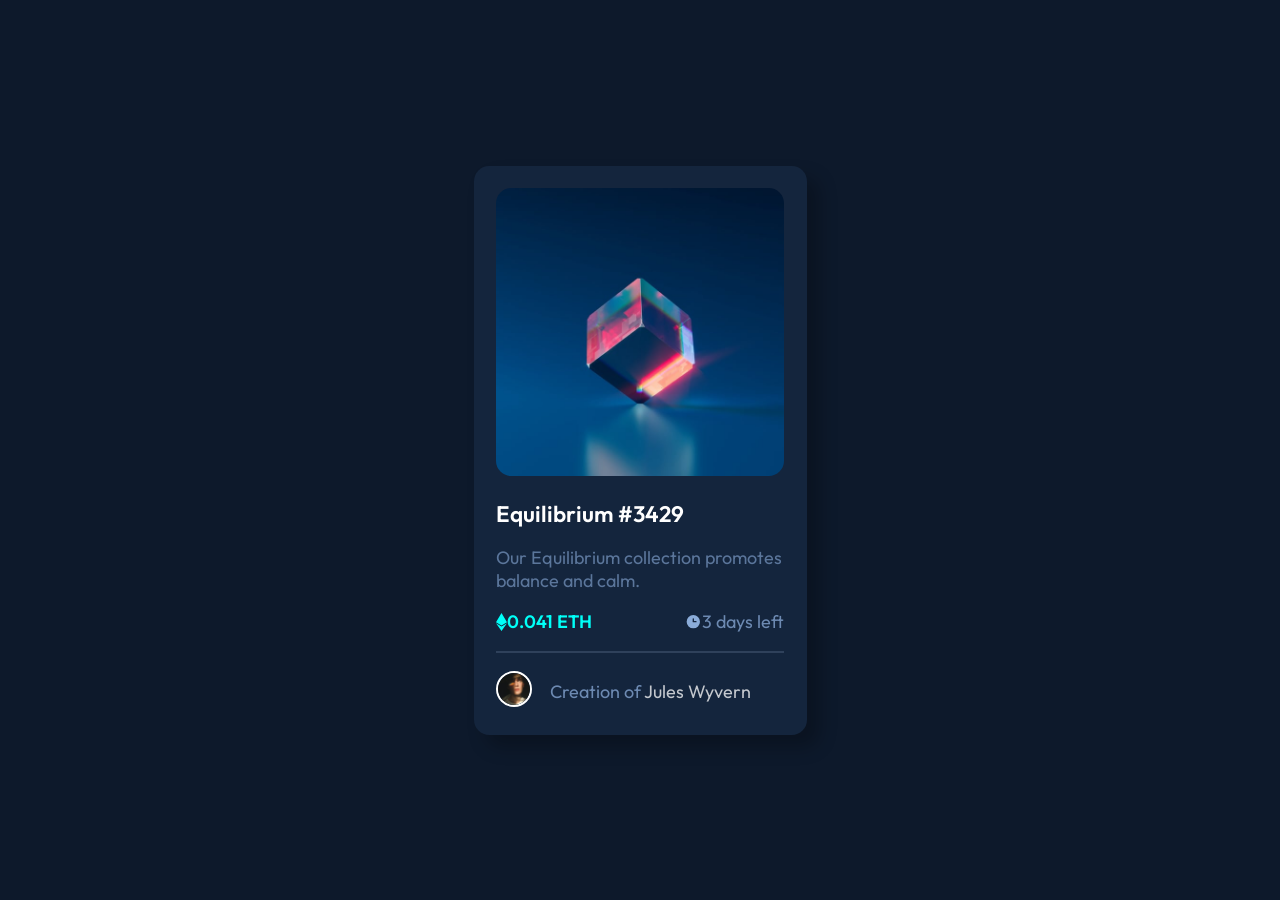
<file: index.html>
<!DOCTYPE html> 
<html lang="en">
<head>
    <meta charset="UTF-8">
    <meta http-equiv="X-UA-Compatible" content="IE=edge">
    <meta name="viewport" content="width=device-width, initial-scale=1.0">
    <link rel="preconnect" href="https://fonts.googleapis.com">
    <link rel="preconnect" href="https://fonts.gstatic.com" crossorigin>
    <link href="https://fonts.googleapis.com/css2?family=Outfit:wght@300;400;600&display=swap" rel="stylesheet">
    <link rel="stylesheet" href="styles/style.css">
    <link rel="shortcut icon" href="/images/favicon-32x32.png" type="image/x-icon">
    <title>NFT PREVIEW CARD COMPONENT</title>
</head>
<body>
    <div class="card">
       <div class="card-image-container">
         <img src="/images/image-equilibrium.jpg" alt="image-equilibrium" class="card-img">
         <div class="overlay">
          <img src="/images/icon-view.svg" alt="icon-view" class="overlay-view">
         </div>
        </div>  
       <h1 class="card-title">Equilibrium #3429</h1>
       <p class="card-description">
        Our Equilibrium collection promotes balance and calm.</p>
       <div class="card-details-container">
        <div class="details-left-container">
          <img src="images/icon-ethereum.svg" alt="ethereum" class="details-left-img">
          <span class="details-left-text"> 0.041 ETH </span>
        </div>
        <div class="details-right-container">
          <img src="images/icon-clock.svg" alt="clock" class="details-right-img">
          <span class="details-right-text"> 3 days left </span>
        </div>
       </div>
       <hr class="card-divider">
       <div class="card-avatar-container">
        <div class="avatar-img-container">
          <img src="/images/image-avatar.png" alt="avatar" class="avatar-img">
        </div>
        <p class="avatar-text">Creation of <span class="text-white"> Jules Wyvern</span> </p> 
       </div>
    </div>
</body>
</html>
</file>
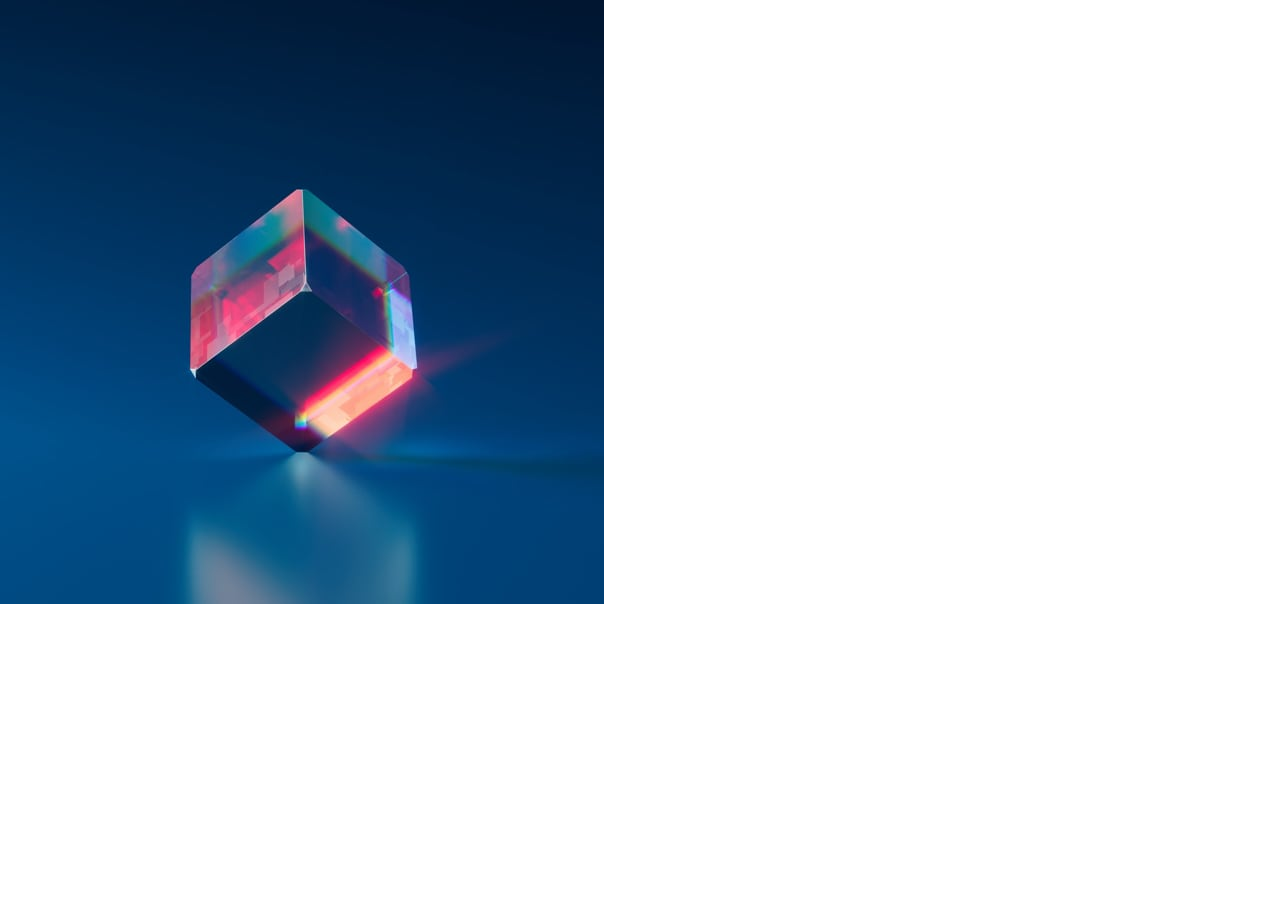
<file: design/index.html>
<!DOCTYPE html>
<html lang="en">
<head>
    <meta charset="UTF-8">
    <meta http-equiv="X-UA-Compatible" content="IE=edge">
    <meta name="viewport" content="width=device-width, initial-scale=1.0">
    <link rel="preconnect" href="https://fonts.googleapis.com">
    <link rel="preconnect" href="https://fonts.gstatic.com" crossorigin>
    <link href="https://fonts.googleapis.com/css2?family=Outfit:wght@300;400;600&display=swap" rel="stylesheet">
    <link rel="stylesheet" href="styles/style.css">
    <link rel="shortcut icon" href="/images/favicon-32x32.png" type="image/x-icon">
    <title>NFT PREVIEW CARD COMPONENT</title>
</head>
<body>
    <div class="card">
       <div class="card-image-container">
         <img src="/images/image-equilibrium.jpg" alt="">
       </div>  
    </div>  
</body>
</html>
</file>
<file: styles/style.css>
*{
    margin: 0;
    padding: 0;
    box-sizing: border-box;
}

html{
    font-size: 18px;
}

:root{
   --radius: 0.85rem;
   --clr-Soft-blue: hsl(215, 51%, 70%);
   --clr-Cyan: hsl(178, 100%, 50%);
   --clr-main-bg : hsl(217, 54%, 11%);
   --clr-card-bg : hsl(216, 50%, 16%);
   --clr-line : hsl(215, 32%, 27%);
   --clr-White : hsl(0, 0%, 100%);
}

body{
  height: 100vh;
  width: 100vw;
}

img{
    max-width: 100%;
    height: auto;
    object-fit: contain;
}


/* NFT component css */

body{
    background-color: var(--clr-main-bg);
    font-family: 'Outfit', sans-serif;
    display: flex;
    align-items: center;
    justify-content: center;
}


.card{
    background-color: var(--clr-card-bg);
    width: 18.5rem;
    margin: auto;
    padding: 1.25rem;
    border-radius: var(--radius);
    box-shadow: 12px 12px 18px rgba(0,0,0,0.25);
    display: flex;
    flex-direction: column;
    gap: 1rem;

}

.card-image-container{
    width: 288px;
    position: relative;
}

.card-img{
    border-radius: var(--radius);
    position: relative;
}

.overlay{  
    width: 288px;
    height: 288px;
    display: flex;
    align-items: center;
    justify-content: center;
    background-color: var(--clr-Cyan);
    position: absolute;
    top: 0;
    left: 0;
    opacity: 0;
    border-radius: var(--radius);
}

.card-image-container:hover .overlay{
    opacity: 0.5;
}
.card-title{
    color: var(--clr-White);
    font-size: 1.25rem;
    font-weight: 600;
}

.card-title:hover{
    color: var(--clr-Cyan);
    cursor: pointer;
}

.card-description{
    font-size: 1rem;
    color: var(--clr-Soft-blue);
    opacity: 0.6;
}

 .card-details-container{ 
    display: flex;
     flex-direction: row; 
    align-items: center;
    justify-content: space-between;
} 

.details-left-container, .details-right-container{
    display: flex;
    flex-direction: row;
    align-items: center;
    gap: o.5rem;
}


.details-left-text{
    color: var(--clr-Cyan);
    font-weight: 600;
}

.details-right-text{
    color: var(--clr-Soft-blue);
    opacity: 0.75;
}

.card-divider{
    border: 1px solid var(--clr-line);
}

.card-avatar-container{
    display: flex;
    flex-direction: row;
    align-items: center;
    gap: 1rem;
}

.avatar-img-container{
      width: 2rem;
}

.avatar-img{
    border: 2px solid var(--clr-White);
    border-radius: 50%;
}

.avatar-text{
    color: var(--clr-Soft-blue);
    opacity: 0.75;
}

.text-white{
    color: var(--clr-White);
}


.text-white:hover{
    color: var(--clr-Cyan);
}
</file>
<file: design/styles/style.css>
*{
    margin: 0;
    padding: 0;
    box-sizing: border-box;
}

html{
    font-size: 18px;
}

body{
  font-family: 'Outfit', sans-serif;
  height: 100vh;
  width: 100vw;
}

img{
    max-width: 100%;
    height: auto;
    object-fit: contain;
}
</file>
